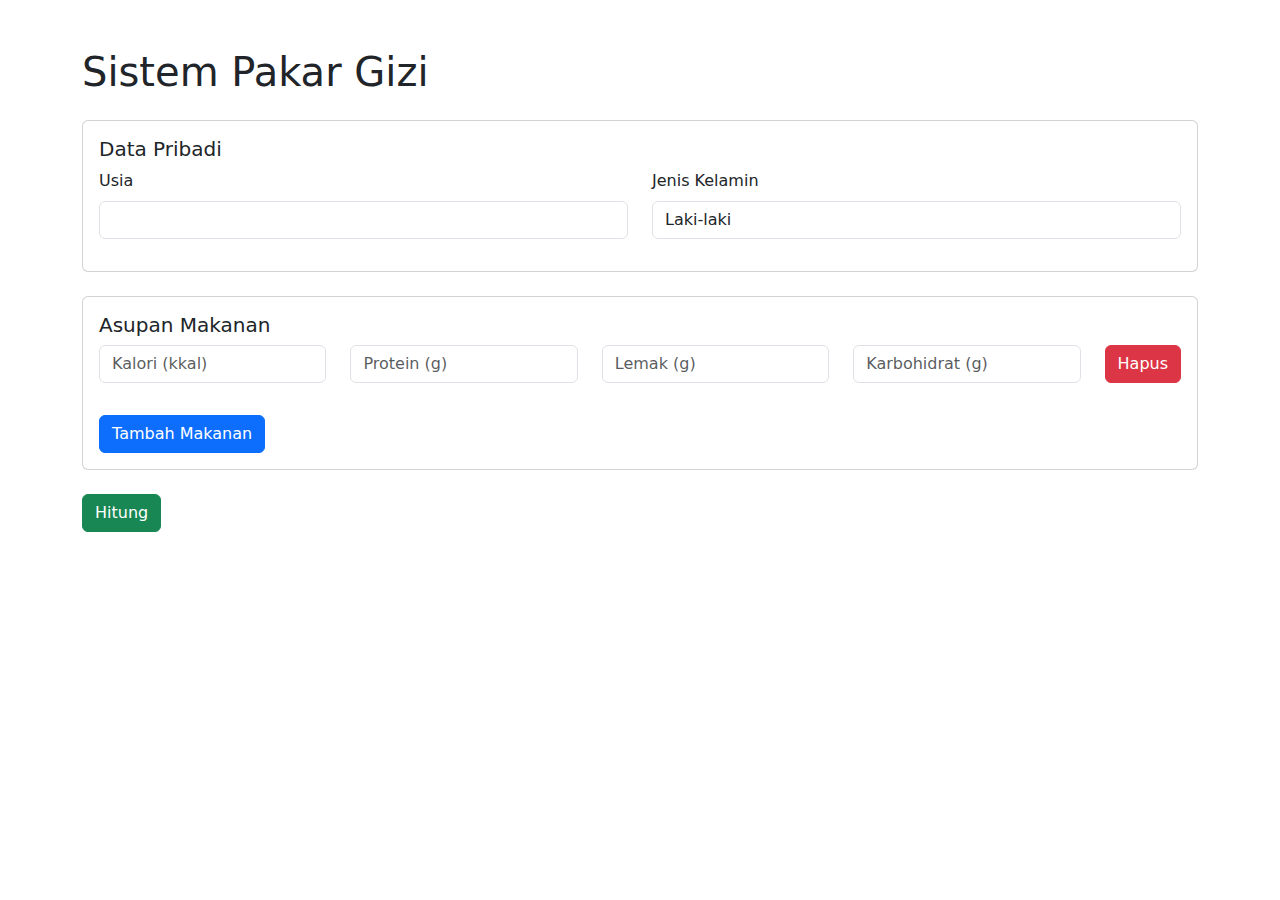
<file: templates/index.html>
<!DOCTYPE html>
<html lang="en">
<head>
    <meta charset="UTF-8">
    <meta name="viewport" content="width=device-width, initial-scale=1.0">
    <title>Sistem Pakar Gizi</title>
    <link href="https://cdn.jsdelivr.net/npm/bootstrap@5.1.3/dist/css/bootstrap.min.css" rel="stylesheet">
</head>
<body>
    <div class="container mt-5">
        <h1 class="mb-4">Sistem Pakar Gizi</h1>
        
        <div class="card mb-4">
            <div class="card-body">
                <h5 class="card-title">Data Pribadi</h5>
                <div class="row">
                    <div class="col-md-6">
                        <div class="mb-3">
                            <label for="age" class="form-label">Usia</label>
                            <input type="number" class="form-control" id="age" required>
                        </div>
                    </div>
                    <div class="col-md-6">
                        <div class="mb-3">
                            <label for="gender" class="form-label">Jenis Kelamin</label>
                            <select class="form-control" id="gender" required>
                                <option value="male">Laki-laki</option>
                                <option value="female">Perempuan</option>
                            </select>
                        </div>
                    </div>
                </div>
            </div>
        </div>

        <div class="card mb-4">
            <div class="card-body">
                <h5 class="card-title">Asupan Makanan</h5>
                <div id="foodList">
                    <!-- Food items will be added here -->
                </div>
                <button class="btn btn-primary mt-3" onclick="addFood()">Tambah Makanan</button>
            </div>
        </div>

        <button class="btn btn-success" onclick="calculate()">Hitung</button>

        <div class="mt-4" id="result" style="display: none;">
            <h3>Hasil Analisis</h3>
            <div id="resultContent"></div>
        </div>
    </div>

    <script>
        let foodCount = 0;

        function addFood() {
            foodCount++;
            const foodDiv = document.createElement('div');
            foodDiv.className = 'food-item mb-3';
            foodDiv.innerHTML = `
                <div class="row">
                    <div class="col">
                        <input type="number" step="0.01" class="form-control calories" placeholder="Kalori (kkal)" required>
                    </div>
                    <div class="col">
                        <input type="number" step="0.01" class="form-control protein" placeholder="Protein (g)" required>
                    </div>
                    <div class="col">
                        <input type="number" step="0.01" class="form-control fat" placeholder="Lemak (g)" required>
                    </div>
                    <div class="col">
                        <input type="number" step="0.01" class="form-control carbs" placeholder="Karbohidrat (g)" required>
                    </div>
                    <div class="col-auto">
                        <button class="btn btn-danger" onclick="this.parentElement.parentElement.parentElement.remove()">Hapus</button>
                    </div>
                </div>
            `;
            document.getElementById('foodList').appendChild(foodDiv);
        }

        function calculate() {
            const age = document.getElementById('age').value;
            const gender = document.getElementById('gender').value;
            
            // Validate age
            if (!age || age <= 0) {
                alert('Mohon masukkan usia yang valid');
                return;
            }

            const foods = [];
            const foodItems = document.querySelectorAll('.food-item');
            
            // Validate if there are any food items
            if (foodItems.length === 0) {
                alert('Mohon tambahkan makanan terlebih dahulu');
                return;
            }

            // Collect and validate food data
            let hasEmptyFields = false;
            foodItems.forEach(item => {
                const calories = item.querySelector('.calories').value;
                const protein = item.querySelector('.protein').value;
                const fat = item.querySelector('.fat').value;
                const carbs = item.querySelector('.carbs').value;

                if (!calories || !protein || !fat || !carbs) {
                    hasEmptyFields = true;
                    return;
                }

                foods.push({
                    calories: parseFloat(calories),
                    protein: parseFloat(protein),
                    fat: parseFloat(fat),
                    carbs: parseFloat(carbs)
                });
            });

            if (hasEmptyFields) {
                alert('Mohon lengkapi semua nilai gizi makanan');
                return;
            }

            // Make API call
            fetch('/calculate', {
                method: 'POST',
                headers: {
                    'Content-Type': 'application/json',
                },
                body: JSON.stringify({
                    age: parseInt(age),
                    gender: gender,
                    foods: foods
                })
            })
            .then(response => {
                if (!response.ok) {
                    throw new Error('Network response was not ok');
                }
                return response.json();
            })
            .then(data => {
                const resultDiv = document.getElementById('result');
                const resultContent = document.getElementById('resultContent');
                resultDiv.style.display = 'block';
                
                if (data.status === 'success') {
                    let html = `
                        <div class="alert alert-info">
                            <h4>Status: ${data.result}</h4>
                            <hr>
                            <p>Detail Perhitungan:</p>
                            <ul>
                                <li>Kalori: ${data.details.calories.total.toFixed(1)} / ${data.details.calories.required} kkal (${data.details.calories.percentage.toFixed(1)}%)</li>
                                <li>Protein: ${data.details.protein.total.toFixed(1)} / ${data.details.protein.required}g (${data.details.protein.percentage.toFixed(1)}%)</li>
                                <li>Lemak: ${data.details.fat.total.toFixed(1)} / ${data.details.fat.required}g (${data.details.fat.percentage.toFixed(1)}%)</li>
                                <li>Karbohidrat: ${data.details.carbs.total.toFixed(1)} / ${data.details.carbs.required}g (${data.details.carbs.percentage.toFixed(1)}%)</li>
                            </ul>
                        </div>
                    `;
                    resultContent.innerHTML = html;
                } else {
                    resultContent.innerHTML = `<div class="alert alert-danger">Error: ${data.message}</div>`;
                }
            })
            .catch(error => {
                console.error('Error:', error);
                document.getElementById('resultContent').innerHTML = `<div class="alert alert-danger">Terjadi kesalahan dalam perhitungan: ${error.message}</div>`;
            });
        }

        // Add initial food input
        addFood();
    </script>
</body>
</html>
</file>
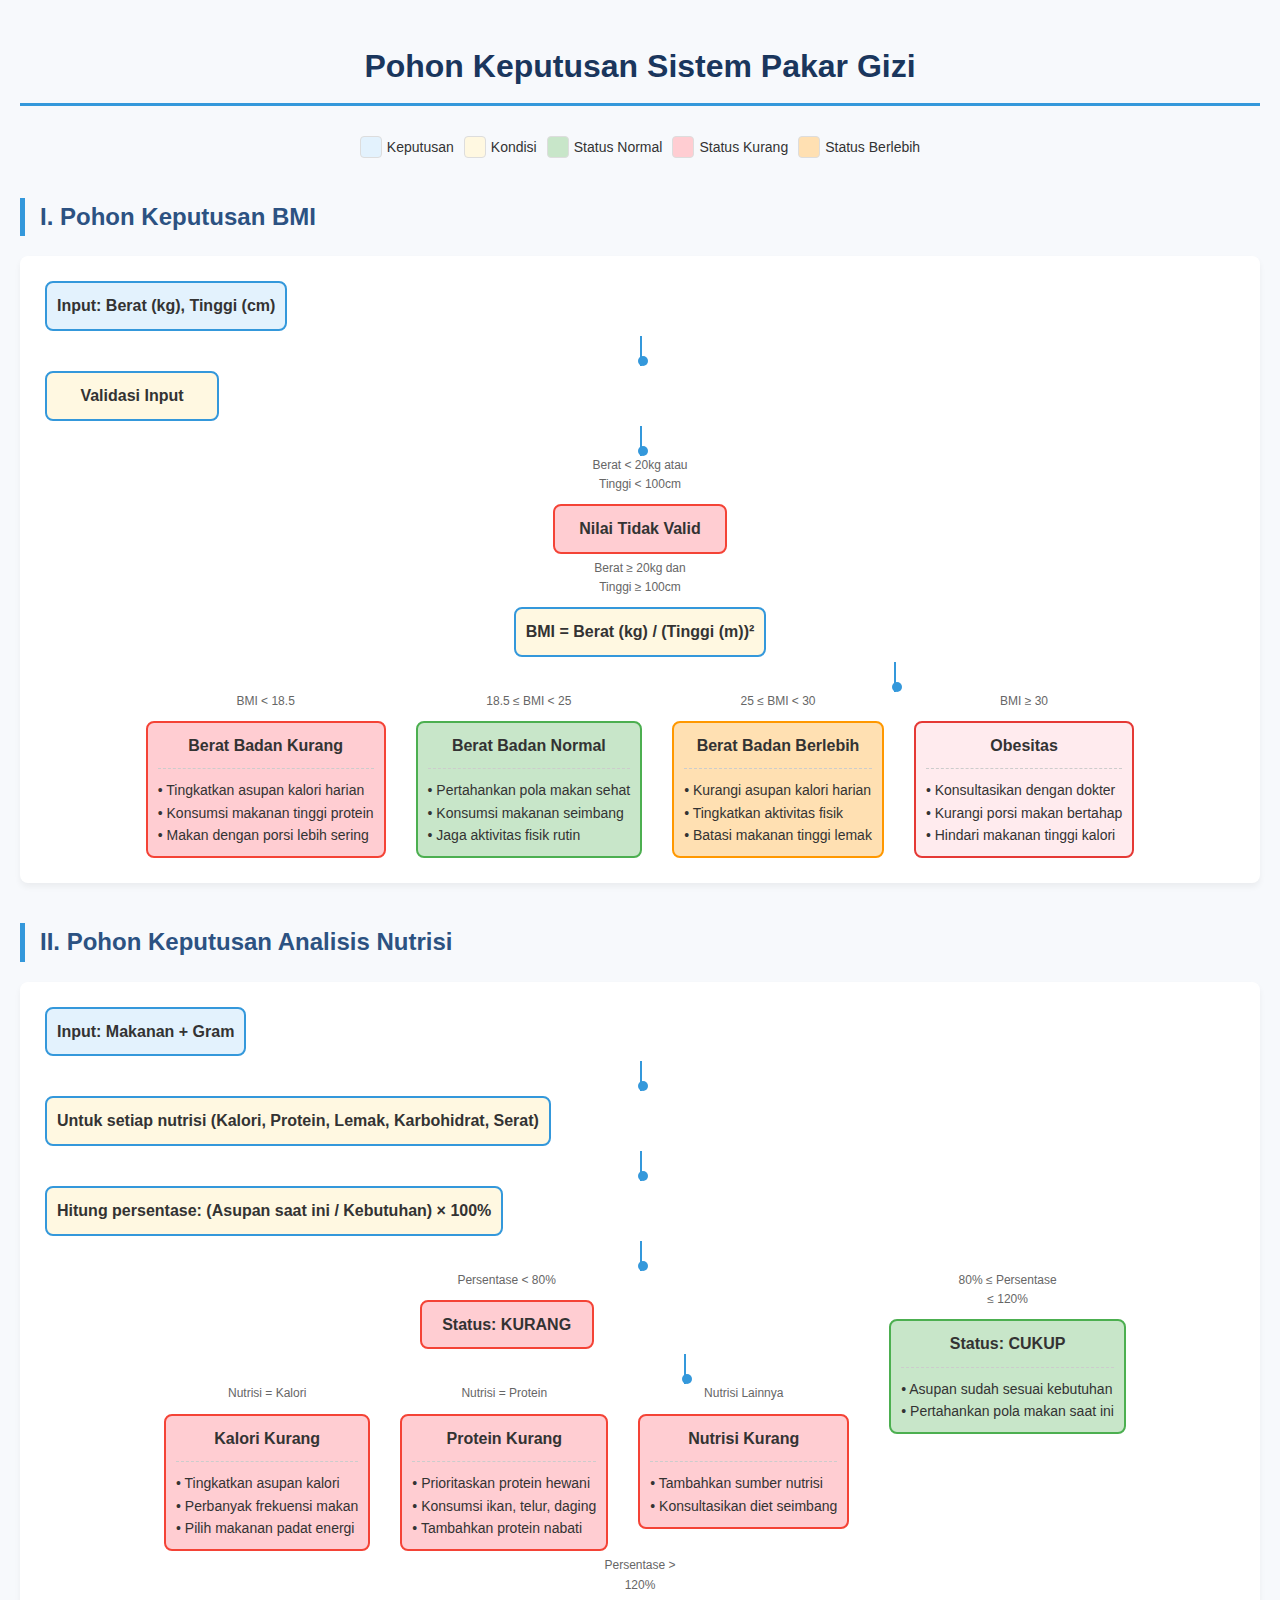
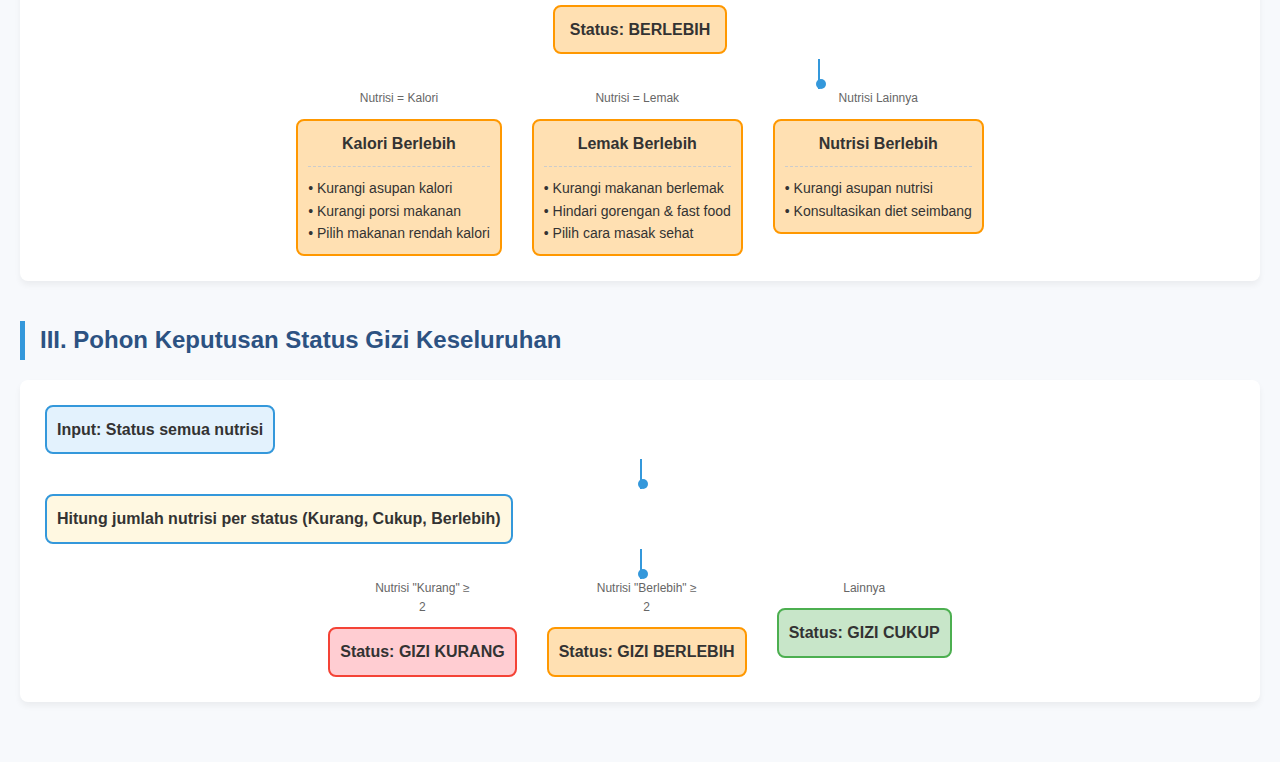
<file: decision_tree_visual.html>
<!DOCTYPE html>
<html lang="id">
<head>
  <meta charset="UTF-8">
  <meta name="viewport" content="width=device-width, initial-scale=1.0">
  <title>Pohon Keputusan Sistem Pakar Gizi</title>
  <style>
    body {
      font-family: 'Segoe UI', Arial, sans-serif;
      line-height: 1.6;
      margin: 0;
      padding: 20px;
      background-color: #f7f9fc;
      color: #333;
    }
    
    h1 {
      text-align: center;
      color: #1a365d;
      margin-bottom: 30px;
      border-bottom: 3px solid #3498db;
      padding-bottom: 10px;
    }
    
    h2 {
      color: #2c5282;
      margin-top: 40px;
      margin-bottom: 20px;
      border-left: 5px solid #3498db;
      padding-left: 15px;
    }
    
    .tree-container {
      max-width: 100%;
      overflow-x: auto;
      margin-bottom: 40px;
      padding: 20px;
      background-color: white;
      border-radius: 8px;
      box-shadow: 0 4px 6px rgba(0, 0, 0, 0.05);
    }
    
    .node {
      border: 2px solid #3498db;
      border-radius: 8px;
      padding: 10px;
      margin: 5px;
      display: inline-block;
      min-width: 150px;
      text-align: center;
      font-weight: bold;
      position: relative;
    }
    
    .node-decision {
      background-color: #e3f2fd;
    }
    
    .node-condition {
      background-color: #fff8e1;
    }
    
    .node-action {
      background-color: #e8f5e9;
    }
    
    .node-status-normal {
      background-color: #c8e6c9;
      border-color: #4caf50;
    }
    
    .node-status-low {
      background-color: #ffcdd2;
      border-color: #f44336;
    }
    
    .node-status-high {
      background-color: #ffe0b2;
      border-color: #ff9800;
    }
    
    .recommendations {
      margin-top: 10px;
      text-align: left;
      font-weight: normal;
      font-size: 14px;
      border-top: 1px dashed #ccc;
      padding-top: 10px;
    }
    
    .connector {
      height: 30px;
      border-left: 2px solid #3498db;
      margin-left: 50%;
      position: relative;
    }
    
    .connector::before {
      content: "";
      position: absolute;
      width: 10px;
      height: 10px;
      border-radius: 50%;
      background-color: #3498db;
      bottom: 0;
      left: -4px;
    }
    
    .branches {
      display: flex;
      flex-wrap: wrap;
      justify-content: center;
    }
    
    .branch {
      display: flex;
      flex-direction: column;
      align-items: center;
      margin: 0 10px;
    }
    
    .branch-label {
      font-size: 12px;
      color: #666;
      margin-bottom: 5px;
      text-align: center;
      max-width: 100px;
    }
    
    .legend {
      display: flex;
      flex-wrap: wrap;
      gap: 10px;
      margin: 20px 0;
      justify-content: center;
    }
    
    .legend-item {
      display: flex;
      align-items: center;
      gap: 5px;
      font-size: 14px;
    }
    
    .legend-color {
      width: 20px;
      height: 20px;
      border-radius: 4px;
      border: 1px solid #ddd;
    }
  </style>
</head>
<body>
  <h1>Pohon Keputusan Sistem Pakar Gizi</h1>
  
  <div class="legend">
    <div class="legend-item">
      <div class="legend-color" style="background-color: #e3f2fd;"></div>
      <span>Keputusan</span>
    </div>
    <div class="legend-item">
      <div class="legend-color" style="background-color: #fff8e1;"></div>
      <span>Kondisi</span>
    </div>
    <div class="legend-item">
      <div class="legend-color" style="background-color: #c8e6c9;"></div>
      <span>Status Normal</span>
    </div>
    <div class="legend-item">
      <div class="legend-color" style="background-color: #ffcdd2;"></div>
      <span>Status Kurang</span>
    </div>
    <div class="legend-item">
      <div class="legend-color" style="background-color: #ffe0b2;"></div>
      <span>Status Berlebih</span>
    </div>
  </div>
  
  <h2>I. Pohon Keputusan BMI</h2>
  <div class="tree-container">
    <div class="node node-decision">Input: Berat (kg), Tinggi (cm)</div>
    <div class="connector"></div>
    <div class="node node-condition">Validasi Input</div>
    <div class="connector"></div>
    
    <div class="branches">
      <div class="branch">
        <div class="branch-label">Berat < 20kg atau Tinggi < 100cm</div>
        <div class="node node-status-low">Nilai Tidak Valid</div>
      </div>
      
      <div class="branch">
        <div class="branch-label">Berat ≥ 20kg dan Tinggi ≥ 100cm</div>
        <div class="node node-condition">BMI = Berat (kg) / (Tinggi (m))²</div>
        <div class="connector"></div>
        
        <div class="branches">
          <div class="branch">
            <div class="branch-label">BMI < 18.5</div>
            <div class="node node-status-low">Berat Badan Kurang
              <div class="recommendations">
                • Tingkatkan asupan kalori harian<br>
                • Konsumsi makanan tinggi protein<br>
                • Makan dengan porsi lebih sering
              </div>
            </div>
          </div>
          
          <div class="branch">
            <div class="branch-label">18.5 ≤ BMI < 25</div>
            <div class="node node-status-normal">Berat Badan Normal
              <div class="recommendations">
                • Pertahankan pola makan sehat<br>
                • Konsumsi makanan seimbang<br>
                • Jaga aktivitas fisik rutin
              </div>
            </div>
          </div>
          
          <div class="branch">
            <div class="branch-label">25 ≤ BMI < 30</div>
            <div class="node node-status-high">Berat Badan Berlebih
              <div class="recommendations">
                • Kurangi asupan kalori harian<br>
                • Tingkatkan aktivitas fisik<br>
                • Batasi makanan tinggi lemak
              </div>
            </div>
          </div>
          
          <div class="branch">
            <div class="branch-label">BMI ≥ 30</div>
            <div class="node node-status-high" style="border-color: #e53935; background-color: #ffebee;">Obesitas
              <div class="recommendations">
                • Konsultasikan dengan dokter<br>
                • Kurangi porsi makan bertahap<br>
                • Hindari makanan tinggi kalori
              </div>
            </div>
          </div>
        </div>
      </div>
    </div>
  </div>
  
  <h2>II. Pohon Keputusan Analisis Nutrisi</h2>
  <div class="tree-container">
    <div class="node node-decision">Input: Makanan + Gram</div>
    <div class="connector"></div>
    <div class="node node-condition">Untuk setiap nutrisi (Kalori, Protein, Lemak, Karbohidrat, Serat)</div>
    <div class="connector"></div>
    <div class="node node-condition">Hitung persentase: (Asupan saat ini / Kebutuhan) × 100%</div>
    <div class="connector"></div>
    
    <div class="branches">
      <div class="branch">
        <div class="branch-label">Persentase < 80%</div>
        <div class="node node-status-low">Status: KURANG</div>
        <div class="connector"></div>
        
        <div class="branches">
          <div class="branch">
            <div class="branch-label">Nutrisi = Kalori</div>
            <div class="node node-status-low">Kalori Kurang
              <div class="recommendations">
                • Tingkatkan asupan kalori<br>
                • Perbanyak frekuensi makan<br>
                • Pilih makanan padat energi
              </div>
            </div>
          </div>
          
          <div class="branch">
            <div class="branch-label">Nutrisi = Protein</div>
            <div class="node node-status-low">Protein Kurang
              <div class="recommendations">
                • Prioritaskan protein hewani<br>
                • Konsumsi ikan, telur, daging<br>
                • Tambahkan protein nabati
              </div>
            </div>
          </div>
          
          <div class="branch">
            <div class="branch-label">Nutrisi Lainnya</div>
            <div class="node node-status-low">Nutrisi Kurang
              <div class="recommendations">
                • Tambahkan sumber nutrisi<br>
                • Konsultasikan diet seimbang
              </div>
            </div>
          </div>
        </div>
      </div>
      
      <div class="branch">
        <div class="branch-label">80% ≤ Persentase ≤ 120%</div>
        <div class="node node-status-normal">Status: CUKUP
          <div class="recommendations">
            • Asupan sudah sesuai kebutuhan<br>
            • Pertahankan pola makan saat ini
          </div>
        </div>
      </div>
      
      <div class="branch">
        <div class="branch-label">Persentase > 120%</div>
        <div class="node node-status-high">Status: BERLEBIH</div>
        <div class="connector"></div>
        
        <div class="branches">
          <div class="branch">
            <div class="branch-label">Nutrisi = Kalori</div>
            <div class="node node-status-high">Kalori Berlebih
              <div class="recommendations">
                • Kurangi asupan kalori<br>
                • Kurangi porsi makanan<br>
                • Pilih makanan rendah kalori
              </div>
            </div>
          </div>
          
          <div class="branch">
            <div class="branch-label">Nutrisi = Lemak</div>
            <div class="node node-status-high">Lemak Berlebih
              <div class="recommendations">
                • Kurangi makanan berlemak<br>
                • Hindari gorengan & fast food<br>
                • Pilih cara masak sehat
              </div>
            </div>
          </div>
          
          <div class="branch">
            <div class="branch-label">Nutrisi Lainnya</div>
            <div class="node node-status-high">Nutrisi Berlebih
              <div class="recommendations">
                • Kurangi asupan nutrisi<br>
                • Konsultasikan diet seimbang
              </div>
            </div>
          </div>
        </div>
      </div>
    </div>
  </div>
  
  <h2>III. Pohon Keputusan Status Gizi Keseluruhan</h2>
  <div class="tree-container">
    <div class="node node-decision">Input: Status semua nutrisi</div>
    <div class="connector"></div>
    <div class="node node-condition">Hitung jumlah nutrisi per status (Kurang, Cukup, Berlebih)</div>
    <div class="connector"></div>
    
    <div class="branches">
      <div class="branch">
        <div class="branch-label">Nutrisi "Kurang" ≥ 2</div>
        <div class="node node-status-low">Status: GIZI KURANG</div>
      </div>
      
      <div class="branch">
        <div class="branch-label">Nutrisi "Berlebih" ≥ 2</div>
        <div class="node node-status-high">Status: GIZI BERLEBIH</div>
      </div>
      
      <div class="branch">
        <div class="branch-label">Lainnya</div>
        <div class="node node-status-normal">Status: GIZI CUKUP</div>
      </div>
    </div>
  </div>
</body>
</html>
</file>
